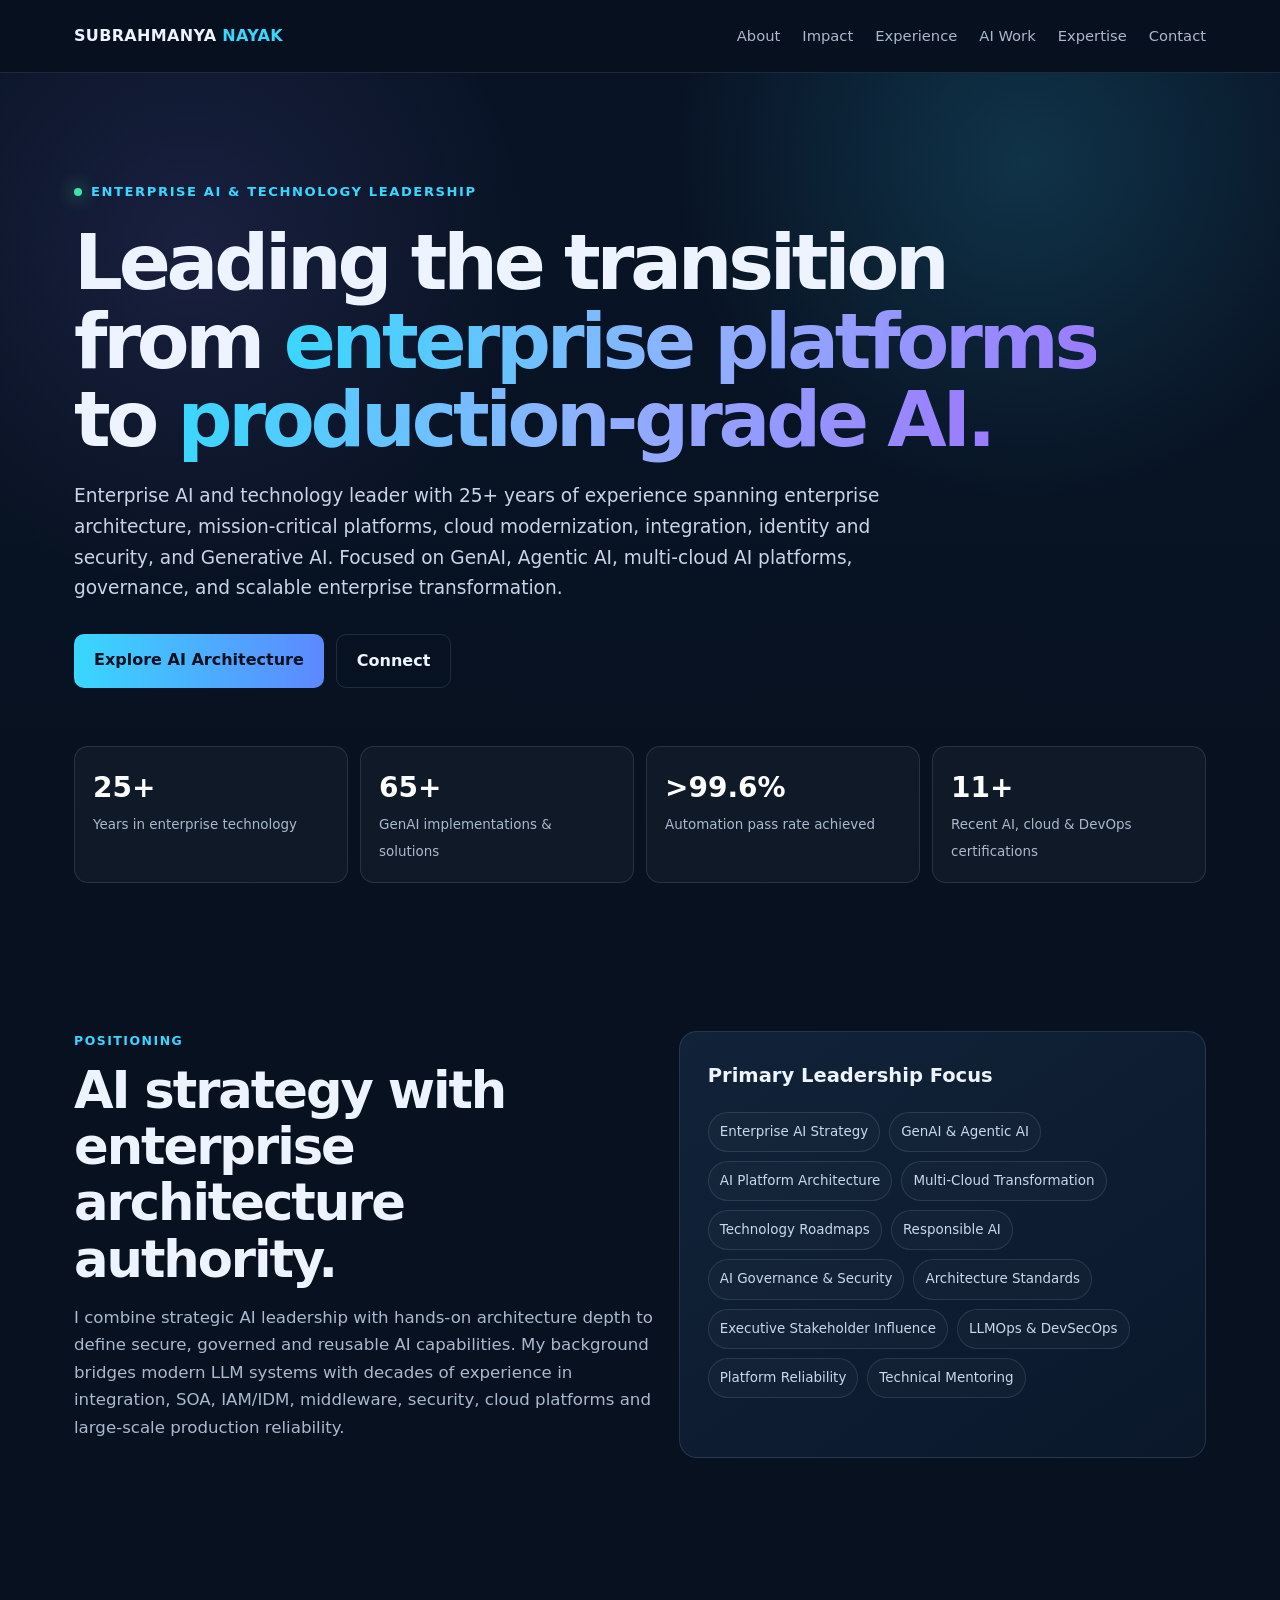
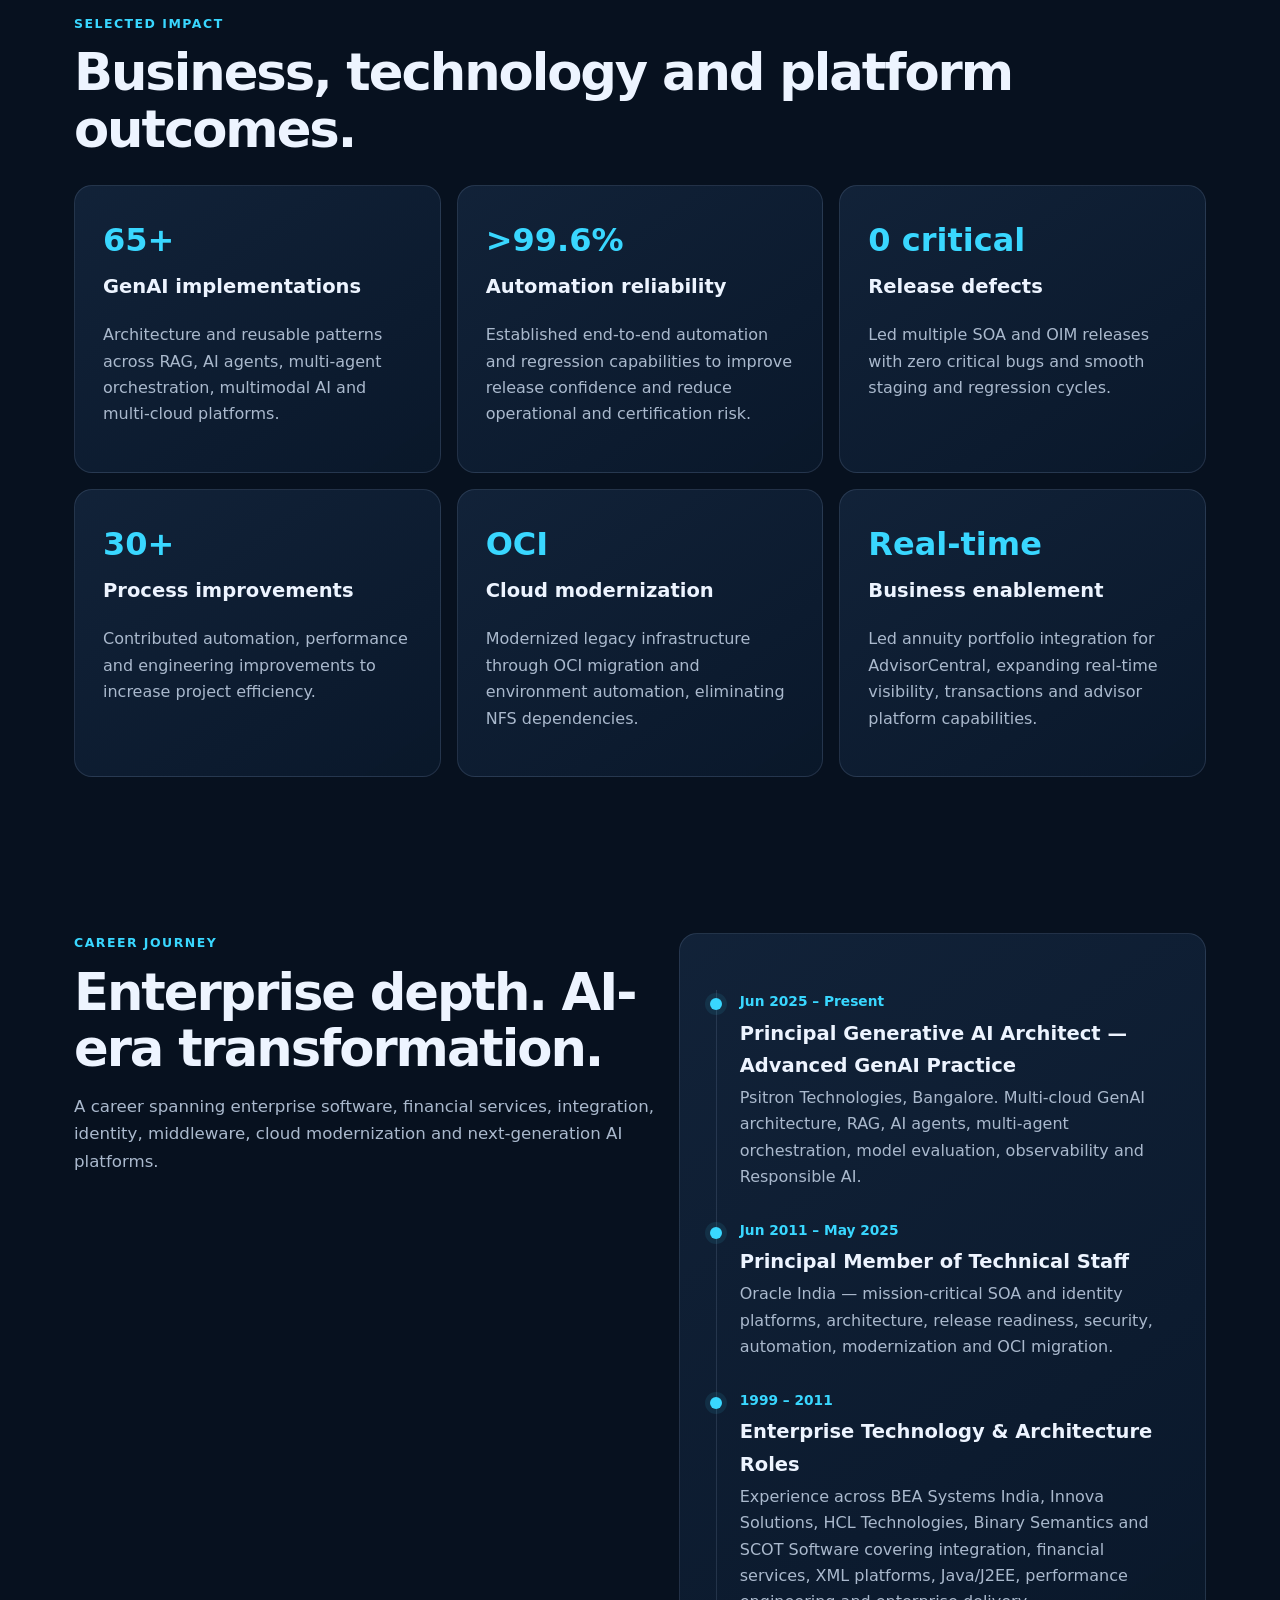
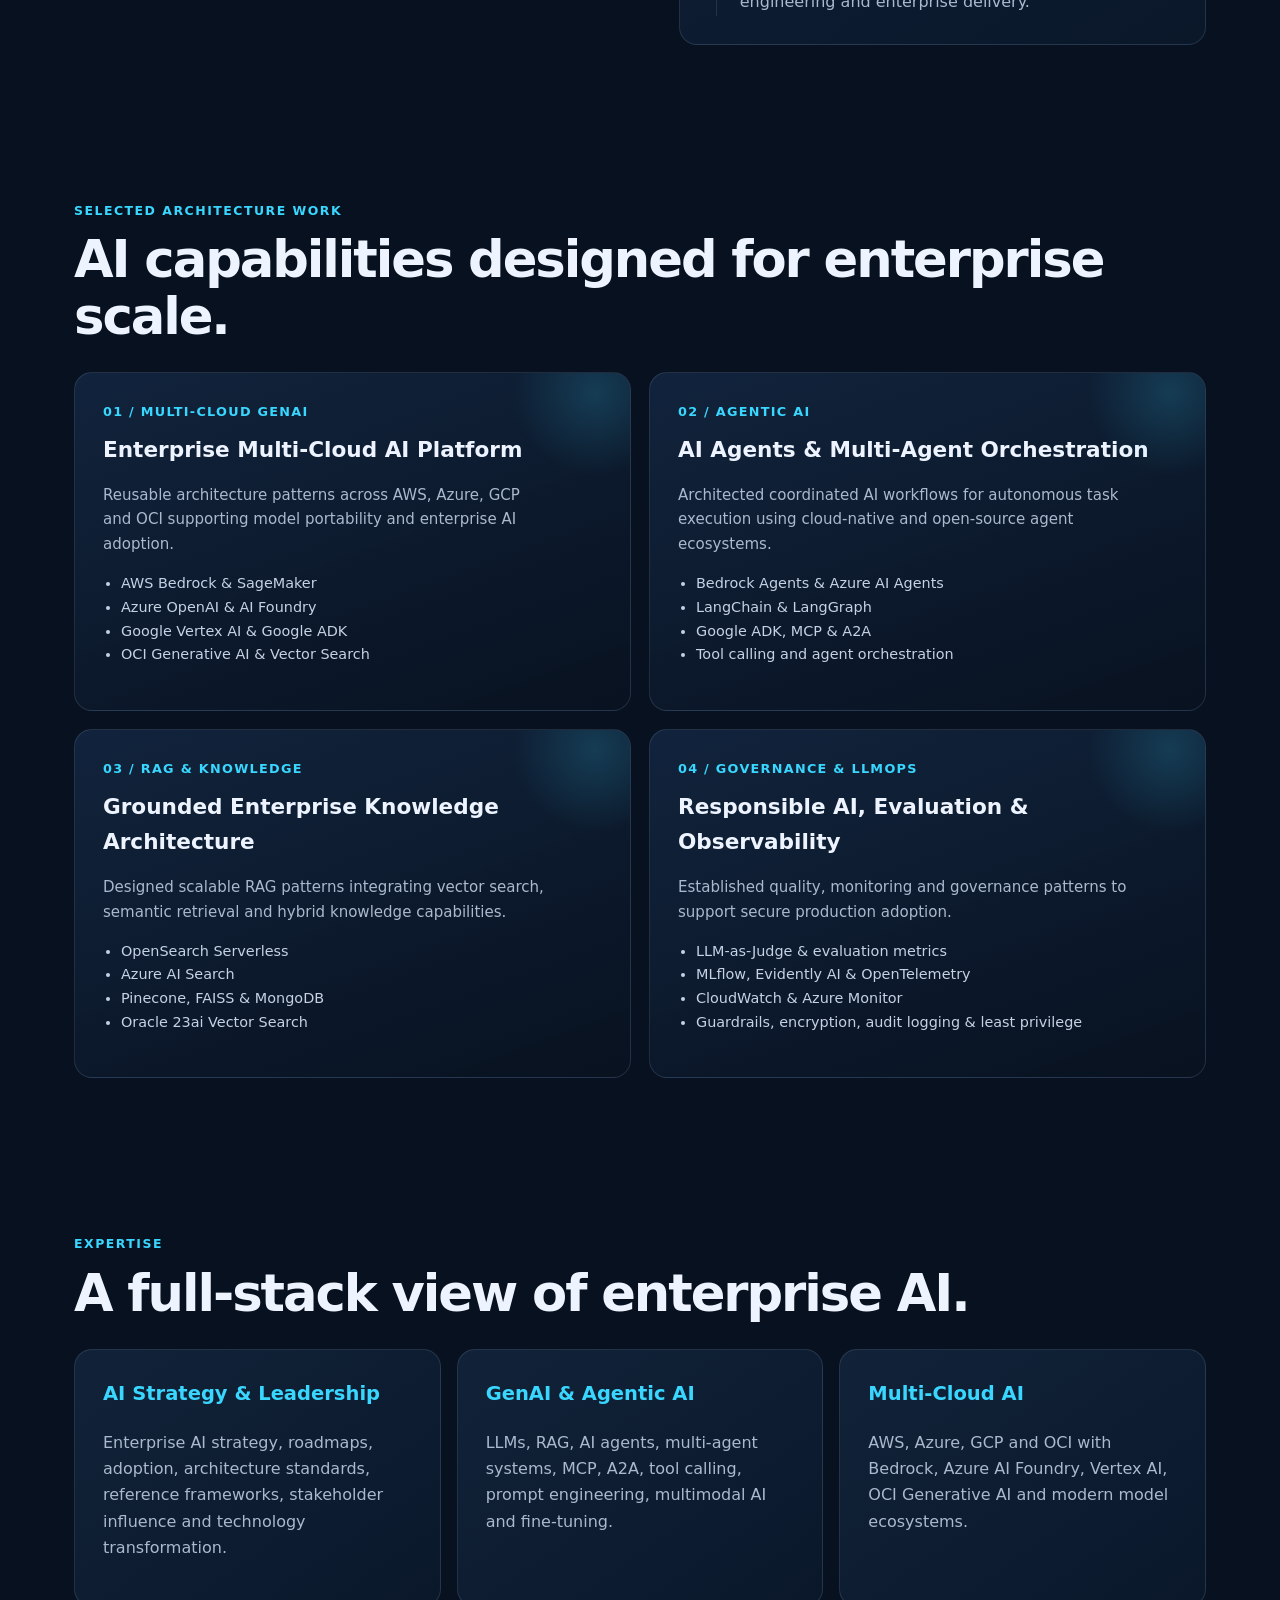
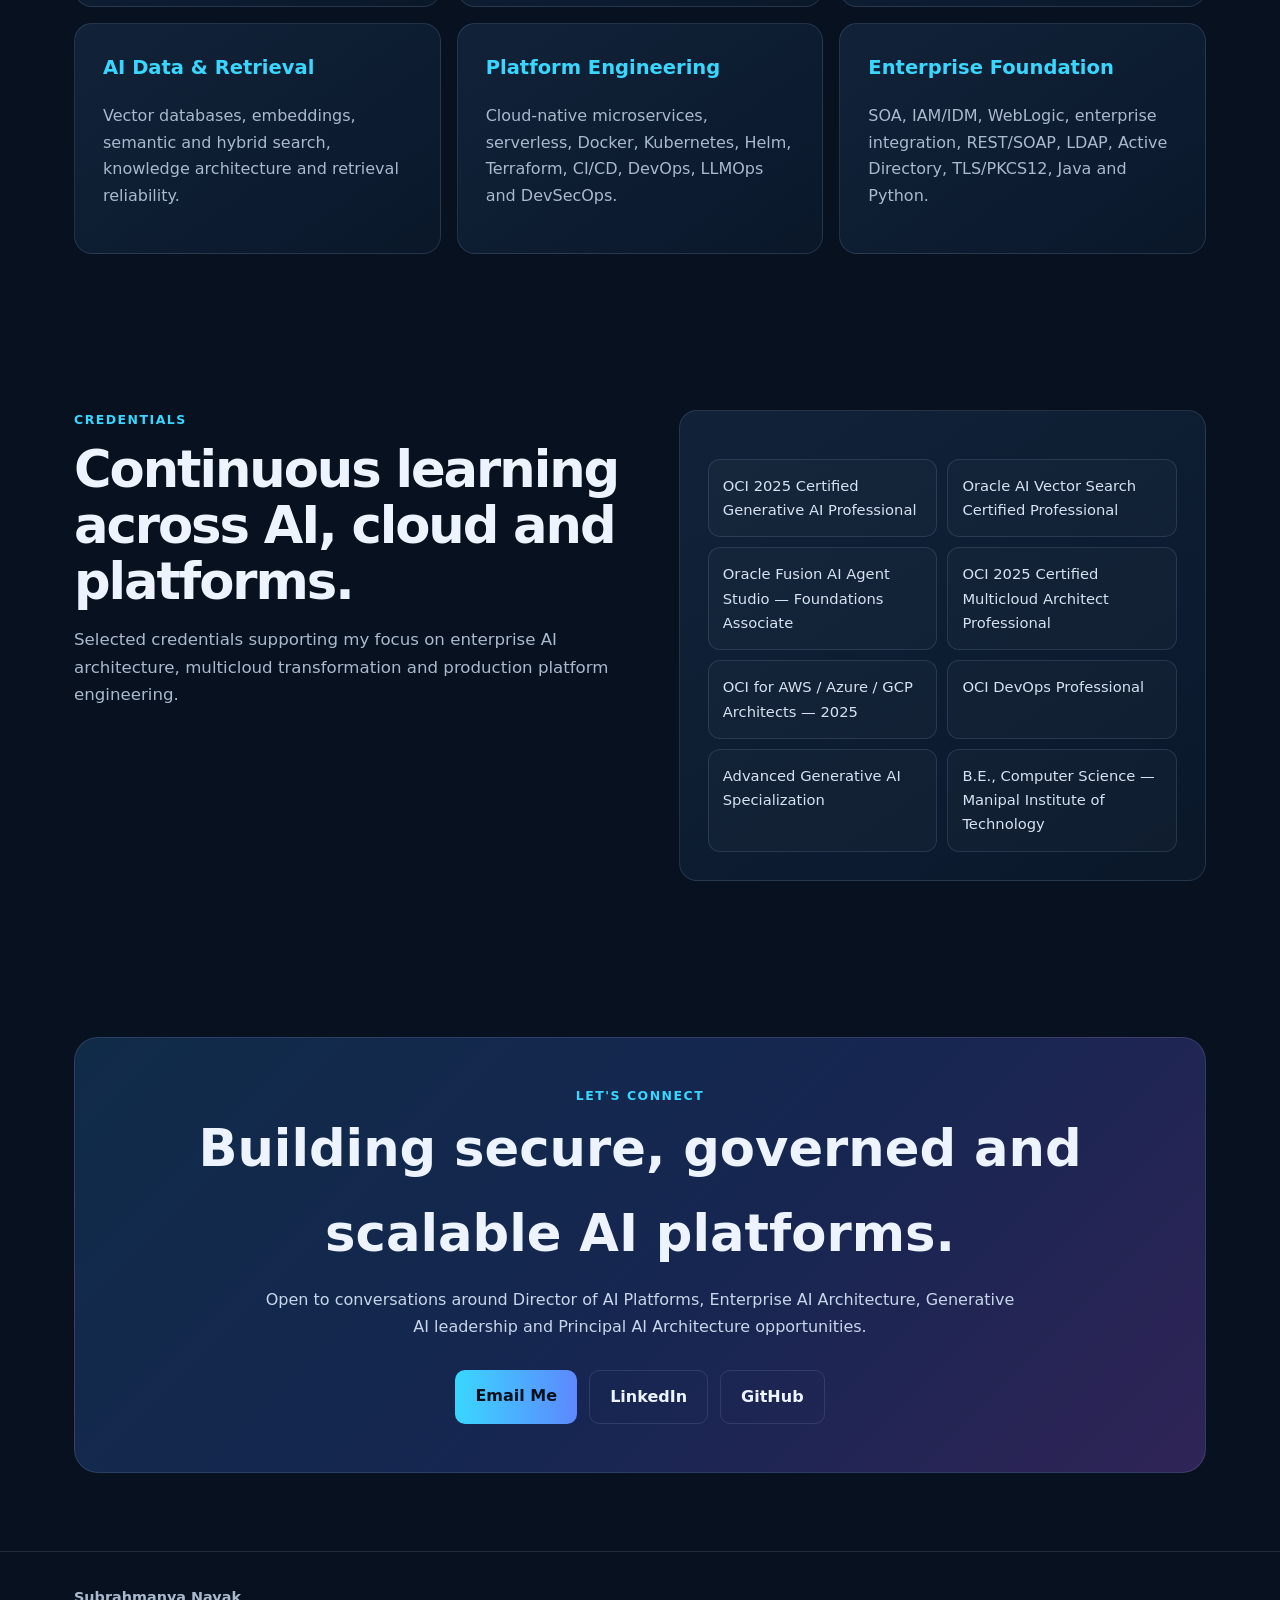
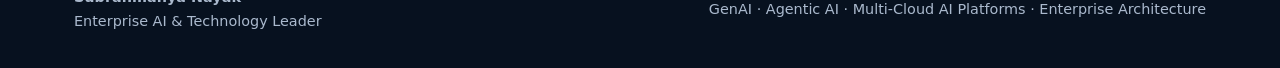
<file: index.html>
<!DOCTYPE html>
<html lang="en">
<head>
<meta charset="UTF-8">
<meta name="viewport" content="width=device-width, initial-scale=1.0">
<meta name="description" content="Subrahmanya Nayak — Enterprise AI & Technology Leader specializing in Generative AI, Agentic AI, Multi-Cloud AI Platforms and Enterprise Architecture.">
<title>Subrahmanya Nayak | Enterprise AI & Technology Leader</title>
<style>
:root{
  --bg:#07111f;--bg2:#0b1728;--panel:#101f34;--panel2:#0d1a2d;
  --text:#edf4ff;--muted:#aab9cd;--line:rgba(190,215,255,.13);
  --cyan:#39d7ff;--blue:#5c8cff;--violet:#9b7bff;--green:#43e0aa;
  --max:1180px;
}
*{box-sizing:border-box} html{scroll-behavior:smooth}
body{margin:0;font-family:Inter,ui-sans-serif,system-ui,-apple-system,BlinkMacSystemFont,"Segoe UI",sans-serif;background:var(--bg);color:var(--text);line-height:1.65}
a{color:inherit;text-decoration:none}.container{max-width:var(--max);margin:auto;padding:0 24px}
nav{position:sticky;top:0;z-index:20;background:rgba(7,17,31,.88);backdrop-filter:blur(14px);border-bottom:1px solid var(--line)}
.nav{height:72px;display:flex;align-items:center;justify-content:space-between;gap:20px}
.brand{font-weight:800;letter-spacing:.02em}.brand span{color:var(--cyan)}
.links{display:flex;gap:22px;font-size:.92rem;color:var(--muted)}.links a:hover{color:white}
.hero{padding:105px 0 70px;background:radial-gradient(circle at 80% 10%,rgba(57,215,255,.16),transparent 27%),radial-gradient(circle at 15% 20%,rgba(155,123,255,.12),transparent 26%),linear-gradient(180deg,#081426 0%,#07111f 100%)}
.kicker{display:inline-flex;gap:9px;align-items:center;color:var(--cyan);font-size:.82rem;font-weight:800;letter-spacing:.12em;text-transform:uppercase}
.dot{width:8px;height:8px;border-radius:50%;background:var(--green);box-shadow:0 0 18px var(--green)}
h1{font-size:clamp(2.7rem,6vw,5.8rem);line-height:1.02;letter-spacing:-.055em;max-width:1050px;margin:20px 0 22px}
.gradient{background:linear-gradient(90deg,var(--cyan),#8fb2ff,var(--violet));-webkit-background-clip:text;background-clip:text;color:transparent}
.hero p{max-width:850px;font-size:1.16rem;color:#c8d5e8}
.actions{display:flex;flex-wrap:wrap;gap:12px;margin-top:30px}.btn{padding:13px 20px;border-radius:10px;font-weight:750;border:1px solid var(--line);display:inline-block}.btn.primary{background:linear-gradient(90deg,var(--cyan),#5d88ff);color:#06101e;border:0}.btn:hover{transform:translateY(-1px)}
.stats{display:grid;grid-template-columns:repeat(4,1fr);gap:12px;margin-top:58px}.stat{background:rgba(255,255,255,.035);border:1px solid var(--line);padding:18px;border-radius:14px}.stat strong{font-size:1.75rem;display:block;color:white}.stat span{font-size:.84rem;color:var(--muted)}
section{padding:78px 0}.eyebrow{color:var(--cyan);font-size:.78rem;font-weight:800;letter-spacing:.12em;text-transform:uppercase}.section-title{font-size:clamp(2rem,4vw,3.2rem);line-height:1.1;letter-spacing:-.04em;margin:10px 0 14px}.lead{color:var(--muted);max-width:850px;font-size:1.04rem}
.grid2{display:grid;grid-template-columns:1.05fr .95fr;gap:22px}.card{background:linear-gradient(145deg,rgba(19,36,59,.92),rgba(10,24,43,.94));border:1px solid var(--line);border-radius:18px;padding:28px}.card h3{margin-top:0;font-size:1.22rem}.card p{color:var(--muted)}
.pillbox{display:flex;flex-wrap:wrap;gap:9px}.pill{padding:8px 11px;border:1px solid var(--line);border-radius:999px;background:rgba(255,255,255,.025);font-size:.84rem;color:#c9d8ed}
.impact{display:grid;grid-template-columns:repeat(3,1fr);gap:16px;margin-top:28px}.impact .card strong{display:block;font-size:2rem;color:var(--cyan);margin-bottom:4px}
.timeline{position:relative;margin-top:28px}.timeline:before{content:"";position:absolute;left:8px;top:0;bottom:0;width:1px;background:var(--line)}.role{position:relative;padding:0 0 28px 32px}.role:before{content:"";position:absolute;left:2px;top:8px;width:12px;height:12px;border-radius:50%;background:var(--cyan);box-shadow:0 0 0 5px rgba(57,215,255,.09)}.role:last-child{padding-bottom:0}.role .date{color:var(--cyan);font-size:.86rem;font-weight:750}.role h3{margin:5px 0 3px}.role p{margin:0;color:var(--muted)}
.projects{display:grid;grid-template-columns:repeat(2,1fr);gap:18px;margin-top:28px}.project{min-height:285px;padding:28px;border:1px solid var(--line);border-radius:18px;background:linear-gradient(160deg,rgba(19,38,64,.9),rgba(8,18,32,.98));position:relative;overflow:hidden}.project:after{content:"";position:absolute;width:180px;height:180px;border-radius:50%;right:-55px;top:-70px;background:radial-gradient(circle,rgba(57,215,255,.17),transparent 65%)}.project .num{color:var(--cyan);font-size:.8rem;font-weight:850;letter-spacing:.1em}.project h3{font-size:1.35rem;margin:10px 0}.project p{color:var(--muted);max-width:90%;font-size:.94rem}.project ul{padding-left:18px;color:#c5d2e4;font-size:.9rem}
.skills{display:grid;grid-template-columns:repeat(3,1fr);gap:16px;margin-top:28px}.skills .card h3{color:var(--cyan)}
.cert{display:grid;grid-template-columns:repeat(2,1fr);gap:10px;margin-top:20px}.cert div{padding:14px;border:1px solid var(--line);border-radius:12px;background:rgba(255,255,255,.025);color:#d6e2f2;font-size:.92rem}
.cta{background:linear-gradient(135deg,#102b48,#162651 55%,#302457);border:1px solid var(--line);border-radius:24px;padding:48px;text-align:center}.cta h2{font-size:clamp(2rem,4vw,3.4rem);margin:0 0 12px}.cta p{color:#c7d6e9;max-width:750px;margin:0 auto 25px}
footer{border-top:1px solid var(--line);padding:34px 0;color:var(--muted);font-size:.9rem}.footer{display:flex;justify-content:space-between;gap:20px;align-items:center}
@media(max-width:850px){.links{display:none}.stats,.impact,.skills{grid-template-columns:repeat(2,1fr)}.grid2,.projects{grid-template-columns:1fr}}
@media(max-width:560px){.hero{padding-top:78px}.stats,.impact,.skills,.cert{grid-template-columns:1fr}.container{padding:0 17px}.cta{padding:32px 20px}.footer{flex-direction:column;align-items:flex-start}}
</style>
</head>
<body>
<nav><div class="container nav">
  <a class="brand" href="#home">SUBRAHMANYA <span>NAYAK</span></a>
  <div class="links"><a href="#about">About</a><a href="#impact">Impact</a><a href="#experience">Experience</a><a href="#projects">AI Work</a><a href="#expertise">Expertise</a><a href="#contact">Contact</a></div>
</div></nav>

<header class="hero" id="home"><div class="container">
  <div class="kicker"><span class="dot"></span> Enterprise AI & Technology Leadership</div>
  <h1>Leading the transition from <span class="gradient">enterprise platforms</span> to <span class="gradient">production-grade AI.</span></h1>
  <p>Enterprise AI and technology leader with 25+ years of experience spanning enterprise architecture, mission-critical platforms, cloud modernization, integration, identity and security, and Generative AI. Focused on GenAI, Agentic AI, multi-cloud AI platforms, governance, and scalable enterprise transformation.</p>
  <div class="actions">
    <a class="btn primary" href="#projects">Explore AI Architecture</a>
    <a class="btn" href="#contact">Connect</a>
  </div>
  <div class="stats">
    <div class="stat"><strong>25+</strong><span>Years in enterprise technology</span></div>
    <div class="stat"><strong>65+</strong><span>GenAI implementations & solutions</span></div>
    <div class="stat"><strong>&gt;99.6%</strong><span>Automation pass rate achieved</span></div>
    <div class="stat"><strong>11+</strong><span>Recent AI, cloud & DevOps certifications</span></div>
  </div>
</div></header>

<section id="about"><div class="container grid2">
  <div>
    <div class="eyebrow">Positioning</div>
    <h2 class="section-title">AI strategy with enterprise architecture authority.</h2>
    <p class="lead">I combine strategic AI leadership with hands-on architecture depth to define secure, governed and reusable AI capabilities. My background bridges modern LLM systems with decades of experience in integration, SOA, IAM/IDM, middleware, security, cloud platforms and large-scale production reliability.</p>
  </div>
  <div class="card">
    <h3>Primary Leadership Focus</h3>
    <div class="pillbox">
      <span class="pill">Enterprise AI Strategy</span><span class="pill">GenAI & Agentic AI</span>
      <span class="pill">AI Platform Architecture</span><span class="pill">Multi-Cloud Transformation</span>
      <span class="pill">Technology Roadmaps</span><span class="pill">Responsible AI</span>
      <span class="pill">AI Governance & Security</span><span class="pill">Architecture Standards</span>
      <span class="pill">Executive Stakeholder Influence</span><span class="pill">LLMOps & DevSecOps</span>
      <span class="pill">Platform Reliability</span><span class="pill">Technical Mentoring</span>
    </div>
  </div>
</div></section>

<section id="impact"><div class="container">
  <div class="eyebrow">Selected impact</div>
  <h2 class="section-title">Business, technology and platform outcomes.</h2>
  <div class="impact">
    <div class="card"><strong>65+</strong><h3>GenAI implementations</h3><p>Architecture and reusable patterns across RAG, AI agents, multi-agent orchestration, multimodal AI and multi-cloud platforms.</p></div>
    <div class="card"><strong>&gt;99.6%</strong><h3>Automation reliability</h3><p>Established end-to-end automation and regression capabilities to improve release confidence and reduce operational and certification risk.</p></div>
    <div class="card"><strong>0 critical</strong><h3>Release defects</h3><p>Led multiple SOA and OIM releases with zero critical bugs and smooth staging and regression cycles.</p></div>
    <div class="card"><strong>30+</strong><h3>Process improvements</h3><p>Contributed automation, performance and engineering improvements to increase project efficiency.</p></div>
    <div class="card"><strong>OCI</strong><h3>Cloud modernization</h3><p>Modernized legacy infrastructure through OCI migration and environment automation, eliminating NFS dependencies.</p></div>
    <div class="card"><strong>Real-time</strong><h3>Business enablement</h3><p>Led annuity portfolio integration for AdvisorCentral, expanding real-time visibility, transactions and advisor platform capabilities.</p></div>
  </div>
</div></section>

<section id="experience"><div class="container grid2">
  <div>
    <div class="eyebrow">Career journey</div>
    <h2 class="section-title">Enterprise depth. AI-era transformation.</h2>
    <p class="lead">A career spanning enterprise software, financial services, integration, identity, middleware, cloud modernization and next-generation AI platforms.</p>
  </div>
  <div class="card">
    <div class="timeline">
      <div class="role"><div class="date">Jun 2025 – Present</div><h3>Principal Generative AI Architect — Advanced GenAI Practice</h3><p>Psitron Technologies, Bangalore. Multi-cloud GenAI architecture, RAG, AI agents, multi-agent orchestration, model evaluation, observability and Responsible AI.</p></div>
      <div class="role"><div class="date">Jun 2011 – May 2025</div><h3>Principal Member of Technical Staff</h3><p>Oracle India — mission-critical SOA and identity platforms, architecture, release readiness, security, automation, modernization and OCI migration.</p></div>
      <div class="role"><div class="date">1999 – 2011</div><h3>Enterprise Technology & Architecture Roles</h3><p>Experience across BEA Systems India, Innova Solutions, HCL Technologies, Binary Semantics and SCOT Software covering integration, financial services, XML platforms, Java/J2EE, performance engineering and enterprise delivery.</p></div>
    </div>
  </div>
</div></section>

<section id="projects"><div class="container">
  <div class="eyebrow">Selected architecture work</div>
  <h2 class="section-title">AI capabilities designed for enterprise scale.</h2>
  <div class="projects">
    <article class="project"><div class="num">01 / MULTI-CLOUD GENAI</div><h3>Enterprise Multi-Cloud AI Platform</h3><p>Reusable architecture patterns across AWS, Azure, GCP and OCI supporting model portability and enterprise AI adoption.</p><ul><li>AWS Bedrock & SageMaker</li><li>Azure OpenAI & AI Foundry</li><li>Google Vertex AI & Google ADK</li><li>OCI Generative AI & Vector Search</li></ul></article>
    <article class="project"><div class="num">02 / AGENTIC AI</div><h3>AI Agents & Multi-Agent Orchestration</h3><p>Architected coordinated AI workflows for autonomous task execution using cloud-native and open-source agent ecosystems.</p><ul><li>Bedrock Agents & Azure AI Agents</li><li>LangChain & LangGraph</li><li>Google ADK, MCP & A2A</li><li>Tool calling and agent orchestration</li></ul></article>
    <article class="project"><div class="num">03 / RAG & KNOWLEDGE</div><h3>Grounded Enterprise Knowledge Architecture</h3><p>Designed scalable RAG patterns integrating vector search, semantic retrieval and hybrid knowledge capabilities.</p><ul><li>OpenSearch Serverless</li><li>Azure AI Search</li><li>Pinecone, FAISS & MongoDB</li><li>Oracle 23ai Vector Search</li></ul></article>
    <article class="project"><div class="num">04 / GOVERNANCE & LLMOPS</div><h3>Responsible AI, Evaluation & Observability</h3><p>Established quality, monitoring and governance patterns to support secure production adoption.</p><ul><li>LLM-as-Judge & evaluation metrics</li><li>MLflow, Evidently AI & OpenTelemetry</li><li>CloudWatch & Azure Monitor</li><li>Guardrails, encryption, audit logging & least privilege</li></ul></article>
  </div>
</div></section>

<section id="expertise"><div class="container">
  <div class="eyebrow">Expertise</div>
  <h2 class="section-title">A full-stack view of enterprise AI.</h2>
  <div class="skills">
    <div class="card"><h3>AI Strategy & Leadership</h3><p>Enterprise AI strategy, roadmaps, adoption, architecture standards, reference frameworks, stakeholder influence and technology transformation.</p></div>
    <div class="card"><h3>GenAI & Agentic AI</h3><p>LLMs, RAG, AI agents, multi-agent systems, MCP, A2A, tool calling, prompt engineering, multimodal AI and fine-tuning.</p></div>
    <div class="card"><h3>Multi-Cloud AI</h3><p>AWS, Azure, GCP and OCI with Bedrock, Azure AI Foundry, Vertex AI, OCI Generative AI and modern model ecosystems.</p></div>
    <div class="card"><h3>AI Data & Retrieval</h3><p>Vector databases, embeddings, semantic and hybrid search, knowledge architecture and retrieval reliability.</p></div>
    <div class="card"><h3>Platform Engineering</h3><p>Cloud-native microservices, serverless, Docker, Kubernetes, Helm, Terraform, CI/CD, DevOps, LLMOps and DevSecOps.</p></div>
    <div class="card"><h3>Enterprise Foundation</h3><p>SOA, IAM/IDM, WebLogic, enterprise integration, REST/SOAP, LDAP, Active Directory, TLS/PKCS12, Java and Python.</p></div>
  </div>
</div></section>

<section><div class="container grid2">
  <div>
    <div class="eyebrow">Credentials</div>
    <h2 class="section-title">Continuous learning across AI, cloud and platforms.</h2>
    <p class="lead">Selected credentials supporting my focus on enterprise AI architecture, multicloud transformation and production platform engineering.</p>
  </div>
  <div class="card">
    <div class="cert">
      <div>OCI 2025 Certified Generative AI Professional</div>
      <div>Oracle AI Vector Search Certified Professional</div>
      <div>Oracle Fusion AI Agent Studio — Foundations Associate</div>
      <div>OCI 2025 Certified Multicloud Architect Professional</div>
      <div>OCI for AWS / Azure / GCP Architects — 2025</div>
      <div>OCI DevOps Professional</div>
      <div>Advanced Generative AI Specialization</div>
      <div>B.E., Computer Science — Manipal Institute of Technology</div>
    </div>
  </div>
</div></section>

<section id="contact"><div class="container">
  <div class="cta">
    <div class="eyebrow">Let's connect</div>
    <h2>Building secure, governed and scalable AI platforms.</h2>
    <p>Open to conversations around Director of AI Platforms, Enterprise AI Architecture, Generative AI leadership and Principal AI Architecture opportunities.</p>
    <div class="actions" style="justify-content:center">
      <a class="btn primary" href="mailto:subbunayak2025@gmail.com">Email Me</a>
      <a class="btn" href="https://www.linkedin.com/in/subrahmanya" target="_blank" rel="noopener">LinkedIn</a>
      <a class="btn" href="https://github.com/subbunayak" target="_blank" rel="noopener">GitHub</a>
    </div>
  </div>
</div></section>

<footer><div class="container footer"><div><strong>Subrahmanya Nayak</strong><br>Enterprise AI & Technology Leader</div><div>GenAI · Agentic AI · Multi-Cloud AI Platforms · Enterprise Architecture</div></div></footer>
</body>
</html>
</file>
